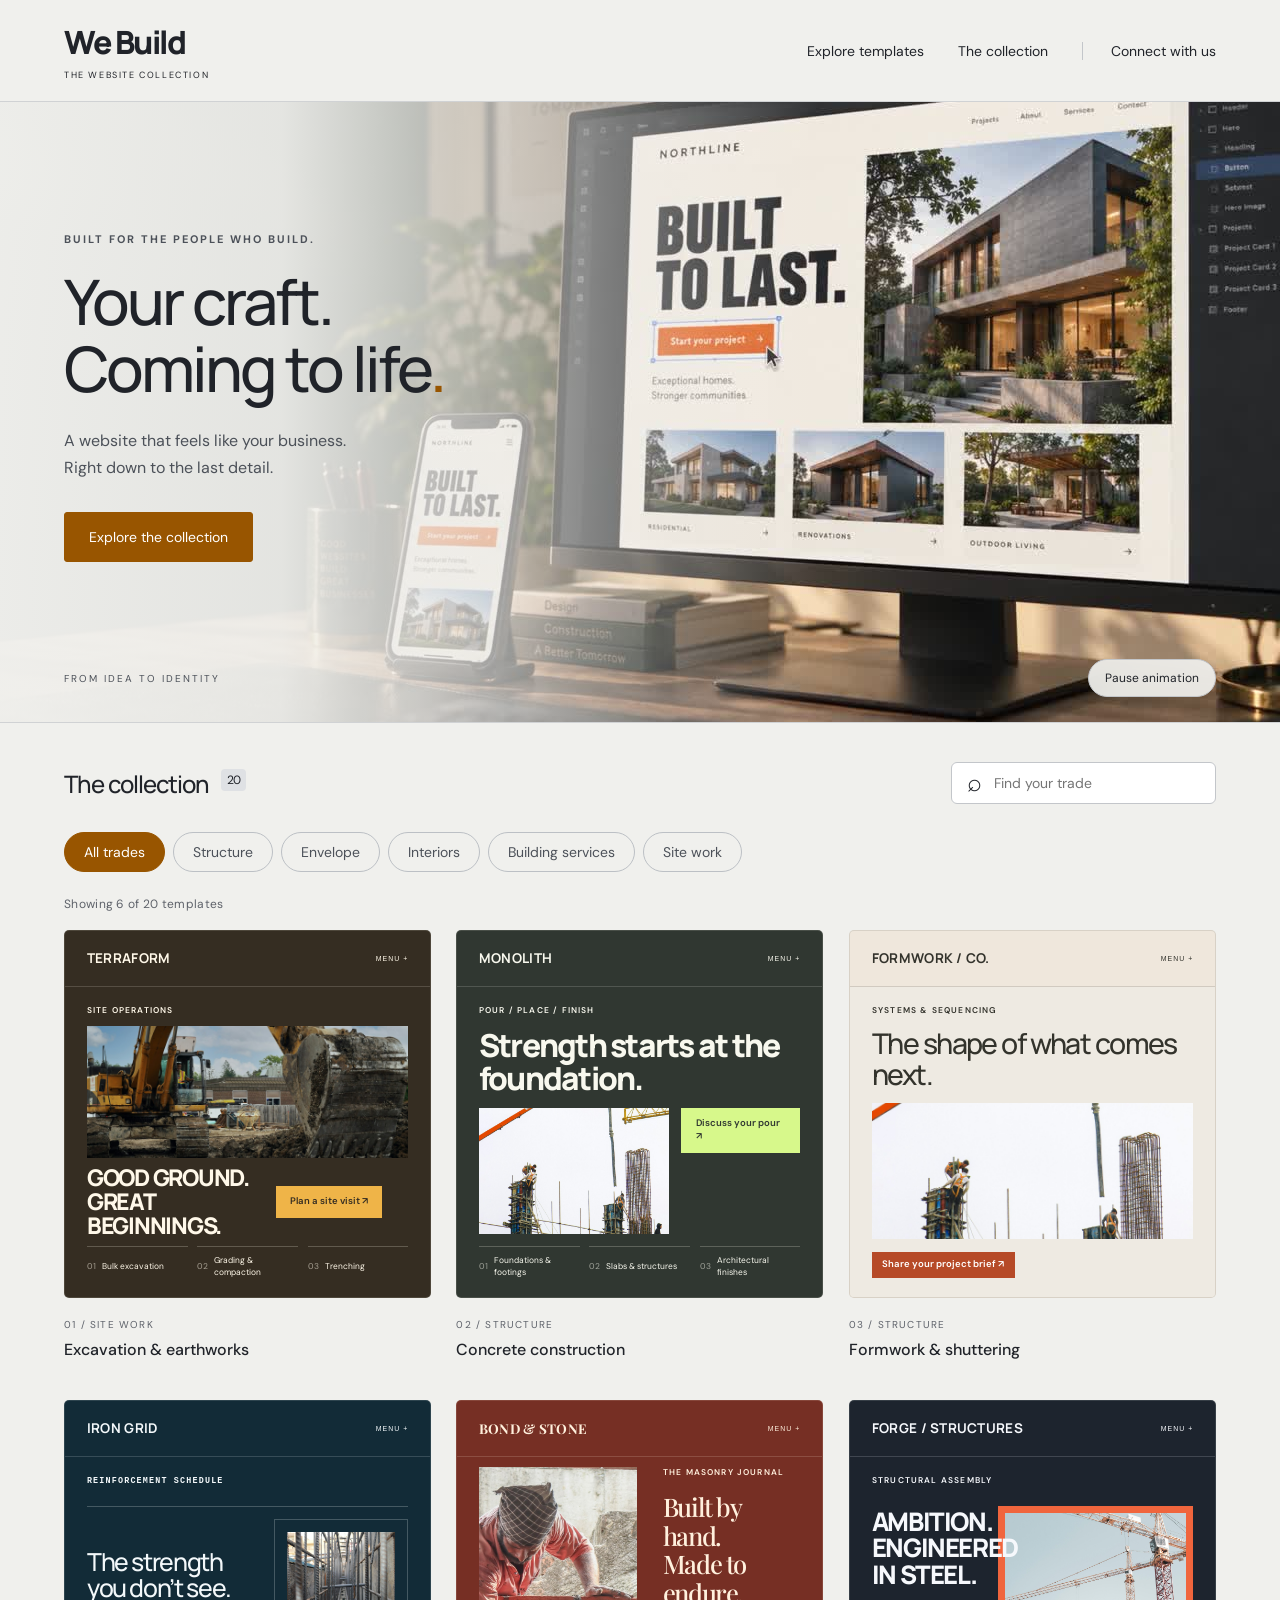
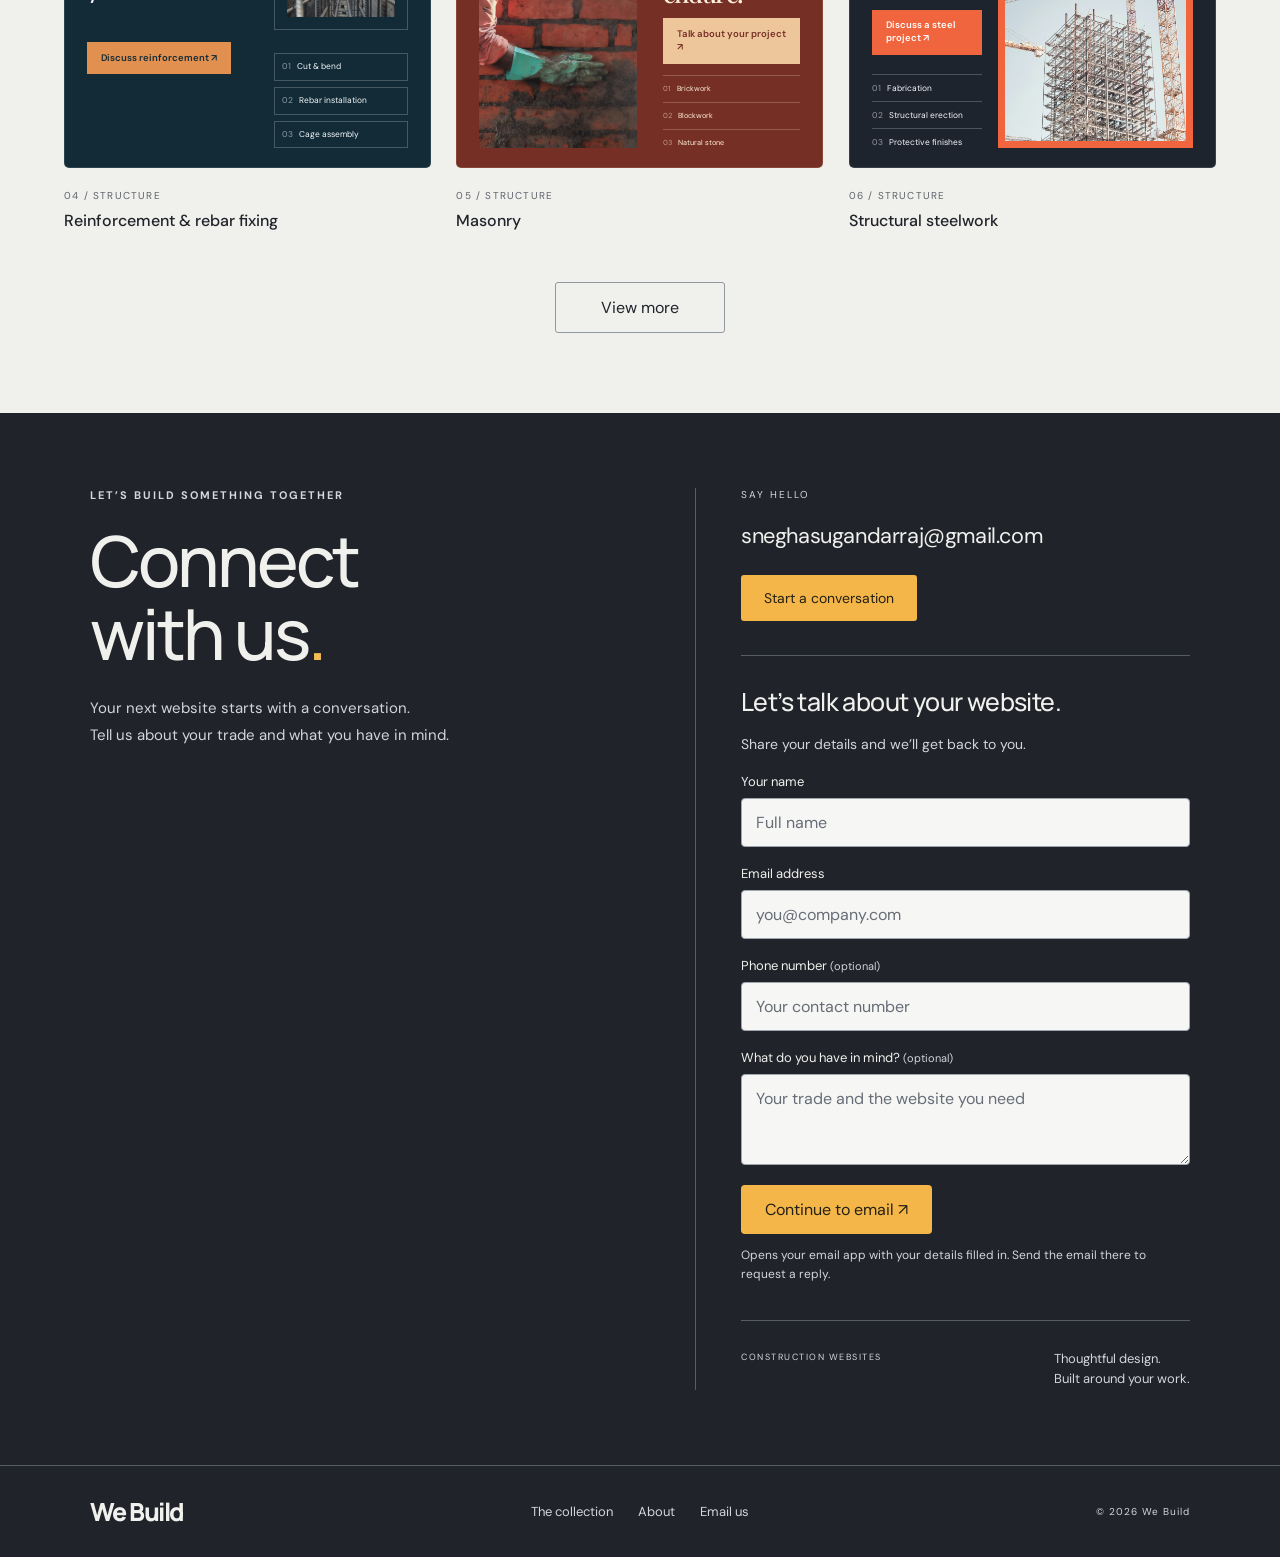
<file: index.html>
<!doctype html>
<html lang="en"><head><meta charset="utf-8"><meta name="viewport" content="width=device-width,initial-scale=1"><meta name="description" content="Twenty distinct construction trade website templates. Explore the collection and find your trade's identity."><title>We Build — Construction collection</title><link rel="icon" type="image/svg+xml" href="data:image/svg+xml,%3Csvg xmlns='http://www.w3.org/2000/svg' viewBox='0 0 40 40'%3E%3Crect width='40' height='40' rx='8' fill='%231b2926'/%3E%3Cpath d='M11 30V10h19v5H16v4h11v5H16v6' fill='%23d7fa75'/%3E%3C/svg%3E"><link rel="stylesheet" href="styles.css"><link rel="stylesheet" href="templates.css"><link rel="stylesheet" href="home-refresh.css"><link rel="stylesheet" href="palette-charcoal.css" id="site-palette"><script>const colorPreview=new URLSearchParams(location.search).get('palette');if(['charcoal','cobalt','terracotta'].includes(colorPreview))document.querySelector('#site-palette').href='palette-'+colorPreview+'.css';</script><link rel="stylesheet" href="designs.css?v=2"></head><body><a class="skip" href="#main">Skip to content</a><header class="masthead"><a class="logo" href="#">We Build<small>THE WEBSITE COLLECTION</small></a><nav aria-label="Main navigation"><a href="#">Explore templates</a><a href="#about">The collection</a><a href="#connect" class="connect-nav">Connect with us</a></nav></header><main id="main" tabindex="-1"><section class="motion-hero" aria-label="Construction website designs coming to life">
  <div class="hero-media"><video id="build-video" muted loop playsinline preload="metadata" poster="assets/hero-design-studio-poster.jpg" aria-label="A construction business website is designed on a studio monitor, followed by its matching mobile version"><source src="assets/hero-design-studio.mp4" type="video/mp4"></video></div>
  <div class="motion-hero-copy"><p class="eyebrow">BUILT FOR THE PEOPLE WHO BUILD.</p><h1>Your craft.<br>Coming to life<span>.</span></h1><p>A website that feels like your business.<br>Right down to the last detail.</p><button class="hero-explore" id="explore-collection">Explore the collection</button></div>
  <div class="motion-caption"><span>FROM IDEA TO IDENTITY</span><button id="motion-toggle" type="button" aria-label="Play hero animation">Play animation</button></div>
</section><section class="collection" id="collection"><div class="collection-bar"><h2>The collection <sup>20</sup></h2><label class="search"><span>⌕</span><input id="search" type="search" placeholder="Find your trade" aria-label="Search construction trades"></label></div><div class="filters" aria-label="Filter trades"><button class="active" aria-pressed="true">All trades</button><button aria-pressed="false">Structure</button><button aria-pressed="false">Envelope</button><button aria-pressed="false">Interiors</button><button aria-pressed="false">Building services</button><button aria-pressed="false">Site work</button></div><div id="results" class="results" aria-live="polite">Explore 20 trade-specific identities</div><div id="cards" class="cards"></div><div class="collection-more"><button id="view-more" type="button" aria-controls="cards" aria-expanded="false">View more</button></div></section></main><footer class="site-footer"><section class="connect-section" id="connect"><div><p class="eyebrow">LET’S BUILD SOMETHING TOGETHER</p><h2>Connect<br>with us<span>.</span></h2><p>Your next website starts with a conversation.<br>Tell us about your trade and what you have in mind.</p></div><div class="connect-details"><span class="contact-label">SAY HELLO</span><a class="contact-email" href="mailto:sneghasugandarraj@gmail.com">sneghasugandarraj@gmail.com</a><a class="contact-action" href="mailto:sneghasugandarraj@gmail.com?subject=Let%27s%20build%20my%20website">Start a conversation</a><form id="callback-form" class="callback-form"><h3>Let’s talk about your website.</h3><p>Share your details and we’ll get back to you.</p><label for="callback-name">Your name</label><input id="callback-name" name="name" autocomplete="name" required maxlength="100" placeholder="Full name"><label for="callback-email">Email address</label><input id="callback-email" name="email" type="email" autocomplete="email" required maxlength="200" placeholder="you@company.com"><label for="callback-phone">Phone number <span>(optional)</span></label><input id="callback-phone" name="phone" type="tel" autocomplete="tel" maxlength="40" placeholder="Your contact number"><label for="callback-message">What do you have in mind? <span>(optional)</span></label><textarea id="callback-message" name="message" rows="3" maxlength="2000" placeholder="Your trade and the website you need"></textarea><button type="submit">Continue to email ↗</button><p class="callback-note">Opens your email app with your details filled in. Send the email there to request a reply.</p><p id="callback-status" role="status"></p></form><div class="contact-note"><span>CONSTRUCTION WEBSITES</span><p>Thoughtful design.<br>Built around your work.</p></div></div></section><div class="footer-bottom"><a class="logo" href="#">We Build</a><div><a href="#">The collection</a><a href="#about">About</a><a href="mailto:sneghasugandarraj@gmail.com">Email us</a></div><span>© 2026 We Build</span></div></footer><script src="trades.js" defer></script><script src="designs.js?v=2" defer></script><script src="app.js" defer></script></body></html>
</file>
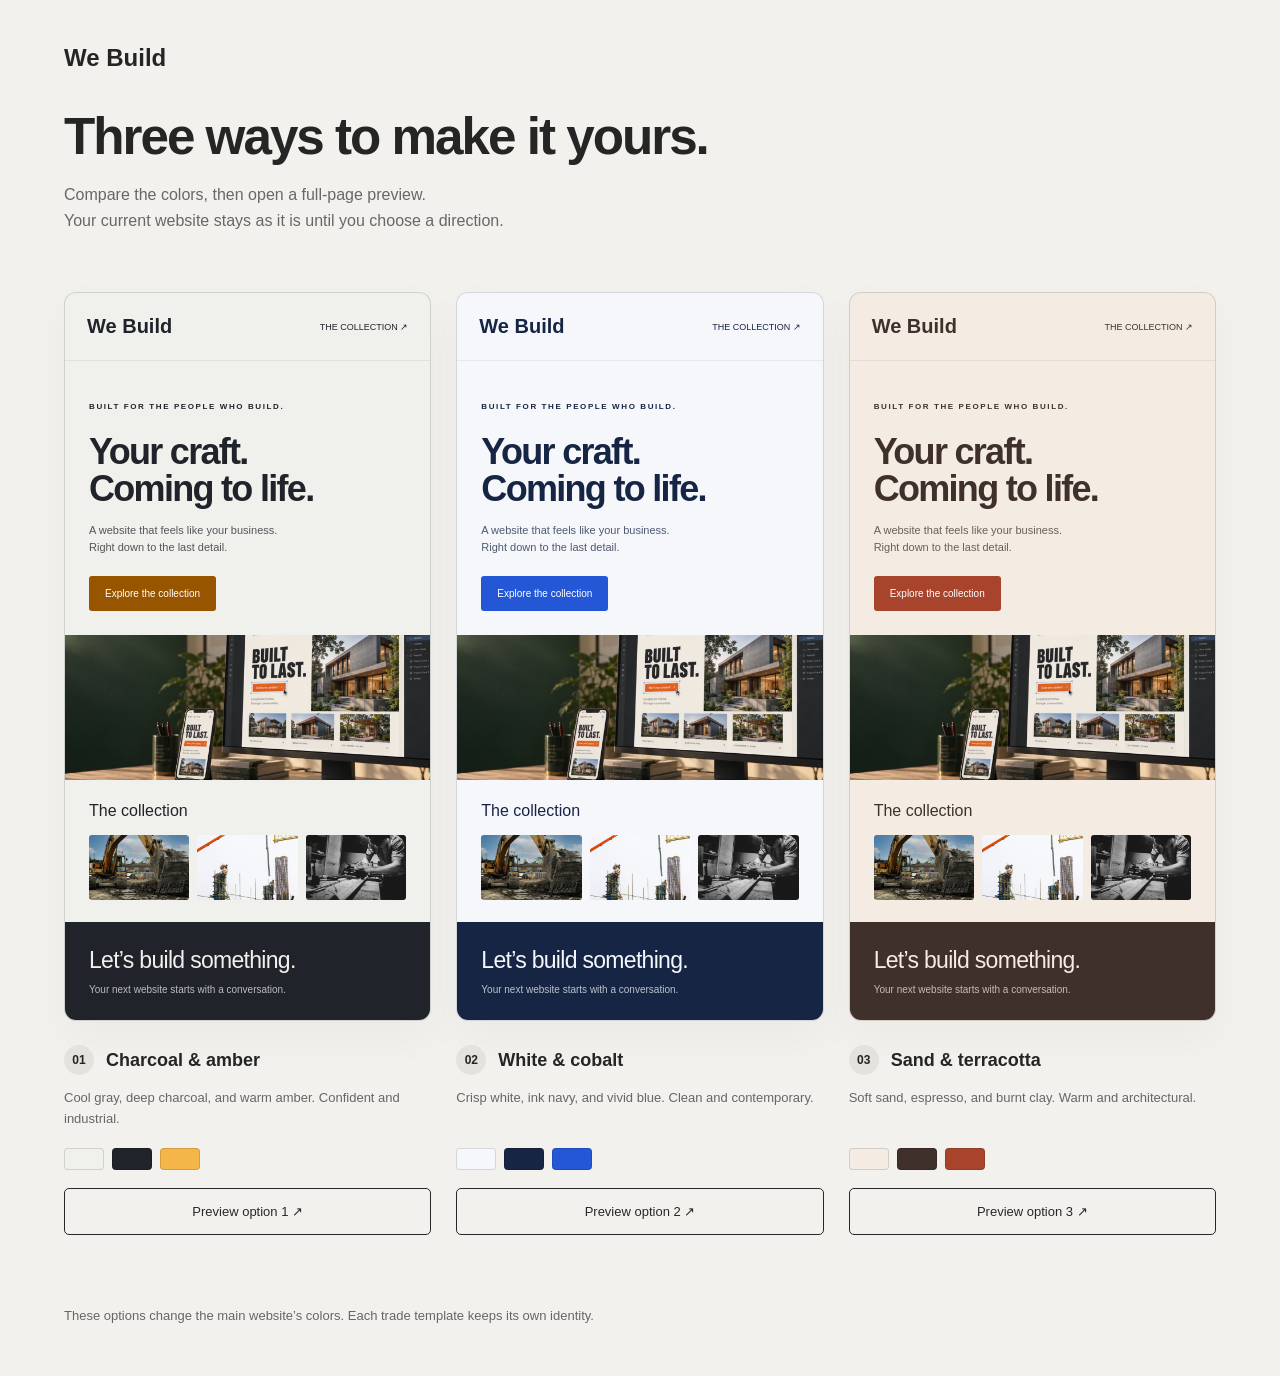
<file: color-options.html>
<!doctype html><html lang="en"><head><meta charset="utf-8"><meta name="viewport" content="width=device-width,initial-scale=1"><title>We Build — Three color directions</title><style>
*{box-sizing:border-box}body{margin:0;background:#f2f1ee;color:#252525;font-family:Arial,sans-serif}header{padding:44px 5% 25px}header>a{font-size:24px;font-weight:800;color:inherit;text-decoration:none}h1{font-size:clamp(32px,4vw,52px);letter-spacing:-2px;margin:35px 0 12px}header p{color:#676767;line-height:1.6}.options{display:grid;grid-template-columns:repeat(3,minmax(0,1fr));gap:25px;padding:18px 5% 60px}.option{min-width:0}.frame{overflow:hidden;border-radius:12px;border:1px solid #0002;background:var(--paper);color:var(--ink);box-shadow:0 16px 45px #00000009}.nav{padding:22px;font-size:20px;font-weight:bold;border-bottom:1px solid #0001;display:flex;justify-content:space-between;align-items:center}.nav small{font-size:9px;font-weight:normal}.hero{padding:34px 24px 0}.eyebrow{font-size:8px;letter-spacing:1.6px;font-weight:700}.hero h2{font-size:36px;line-height:1.03;letter-spacing:-1.7px;margin:20px 0 15px}.hero p{font-size:11px;line-height:1.5;opacity:.75}.cta{display:inline-block;background:var(--accent);color:#fff;font-size:10px;padding:12px 16px;border-radius:3px;margin:10px 0 24px}.hero img{display:block;width:calc(100% + 48px);margin:0 -24px;height:145px;object-fit:cover}.collection{padding:22px 24px}.collection h3{font-size:16px;margin:0 0 15px;font-weight:500}.tiles{display:grid;grid-template-columns:repeat(3,1fr);gap:8px}.tiles img{width:100%;height:65px;object-fit:cover;border-radius:3px}.foot{background:var(--ink);color:var(--paper);padding:25px 24px;font-size:23px;letter-spacing:-.7px}.foot span{display:block;font-size:10px;letter-spacing:0;margin-top:10px;opacity:.75}.label{display:flex;align-items:center;gap:12px;margin:24px 0 9px}.label b{background:#e4e2dd;width:30px;height:30px;border-radius:50%;display:grid;place-items:center;font-size:12px}.label h2{font-size:18px;margin:0}.description{font-size:13px;color:#666;line-height:1.6;min-height:42px}.swatches{display:flex;gap:8px;margin:18px 0}.swatches span{height:22px;width:40px;border-radius:4px;border:1px solid #0002}.preview{display:block;padding:15px;border:1px solid #282828;border-radius:5px;color:#282828;text-align:center;font-size:13px;text-decoration:none}.preview:hover{background:#252525;color:#fff}.note{padding:0 5% 40px;font-size:13px;color:#666}@media(max-width:650px){.options{grid-template-columns:1fr}.option{max-width:550px;width:100%;margin:auto}.hero img{height:210px}.description{min-height:0}}
</style></head><body><header><a href="index.html">We Build</a><h1>Three ways to make it yours.</h1><p>Compare the colors, then open a full-page preview.<br>Your current website stays as it is until you choose a direction.</p></header><main class="options">
<article class="option" style="--paper:#f0f0ed;--ink:#202329;--accent:#985500"><div class="frame"><div class="nav">We Build <small>THE COLLECTION ↗</small></div><div class="hero"><span class="eyebrow">BUILT FOR THE PEOPLE WHO BUILD.</span><h2>Your craft.<br>Coming to life.</h2><p>A website that feels like your business.<br>Right down to the last detail.</p><span class="cta">Explore the collection</span><img src="assets/hero-design-studio-poster.jpg" alt="Website design studio"></div><div class="collection"><h3>The collection</h3><div class="tiles"><img src="assets/earth.jpg" alt=""><img src="assets/concrete.jpg" alt=""><img src="assets/wood.jpg" alt=""></div></div><div class="foot">Let’s build something.<span>Your next website starts with a conversation.</span></div></div><div class="label"><b>01</b><h2>Charcoal & amber</h2></div><p class="description">Cool gray, deep charcoal, and warm amber. Confident and industrial.</p><div class="swatches"><span style="background:#f0f0ed"></span><span style="background:#202329"></span><span style="background:#f4b649"></span></div><a class="preview" href="index.html?palette=charcoal">Preview option 1 ↗</a></article>
<article class="option" style="--paper:#f5f7fb;--ink:#172544;--accent:#2457d6"><div class="frame"><div class="nav">We Build <small>THE COLLECTION ↗</small></div><div class="hero"><span class="eyebrow">BUILT FOR THE PEOPLE WHO BUILD.</span><h2>Your craft.<br>Coming to life.</h2><p>A website that feels like your business.<br>Right down to the last detail.</p><span class="cta">Explore the collection</span><img src="assets/hero-design-studio-poster.jpg" alt="Website design studio"></div><div class="collection"><h3>The collection</h3><div class="tiles"><img src="assets/earth.jpg" alt=""><img src="assets/concrete.jpg" alt=""><img src="assets/wood.jpg" alt=""></div></div><div class="foot">Let’s build something.<span>Your next website starts with a conversation.</span></div></div><div class="label"><b>02</b><h2>White & cobalt</h2></div><p class="description">Crisp white, ink navy, and vivid blue. Clean and contemporary.</p><div class="swatches"><span style="background:#f5f7fb"></span><span style="background:#172544"></span><span style="background:#2457d6"></span></div><a class="preview" href="index.html?palette=cobalt">Preview option 2 ↗</a></article>
<article class="option" style="--paper:#f4ece3;--ink:#3f302c;--accent:#a8442c"><div class="frame"><div class="nav">We Build <small>THE COLLECTION ↗</small></div><div class="hero"><span class="eyebrow">BUILT FOR THE PEOPLE WHO BUILD.</span><h2>Your craft.<br>Coming to life.</h2><p>A website that feels like your business.<br>Right down to the last detail.</p><span class="cta">Explore the collection</span><img src="assets/hero-design-studio-poster.jpg" alt="Website design studio"></div><div class="collection"><h3>The collection</h3><div class="tiles"><img src="assets/earth.jpg" alt=""><img src="assets/concrete.jpg" alt=""><img src="assets/wood.jpg" alt=""></div></div><div class="foot">Let’s build something.<span>Your next website starts with a conversation.</span></div></div><div class="label"><b>03</b><h2>Sand & terracotta</h2></div><p class="description">Soft sand, espresso, and burnt clay. Warm and architectural.</p><div class="swatches"><span style="background:#f4ece3"></span><span style="background:#3f302c"></span><span style="background:#a8442c"></span></div><a class="preview" href="index.html?palette=terracotta">Preview option 3 ↗</a></article>
</main><p class="note">These options change the main website’s colors. Each trade template keeps its own identity.</p></body></html>
</file>
<file: styles.css>
@import url('https://fonts.googleapis.com/css2?family=DM+Sans:wght@400;500;600;700&family=Manrope:wght@400;500;600;700;800&family=Playfair+Display:wght@500;600;700&display=swap');
:root{font-family:'DM Sans',Arial,sans-serif;color:#22302b;background:#f5f6f2;font-synthesis:none}*{box-sizing:border-box}body{margin:0}button,input,select,textarea{font:inherit}button,a,input,select,textarea{-webkit-tap-highlight-color:transparent}button,a{touch-action:manipulation}a{color:inherit;text-decoration:none}button{cursor:pointer}button:focus-visible,a:focus-visible,input:focus-visible,select:focus-visible,textarea:focus-visible{outline:3px solid #388445;outline-offset:5px}.skip{position:fixed;top:-80px;z-index:100;background:white;padding:15px}.skip:focus{top:0}.masthead{height:102px;display:flex;align-items:center;justify-content:space-between;padding:0 5%;border-bottom:1px solid #dce0d8;background:#f5f6f2}.logo{font-family:Manrope,Arial,sans-serif;font-size:25px;font-weight:800;letter-spacing:-1.5px}.logo span{color:#66876c;margin:0 5px}.logo small{display:block;font:10px 'DM Sans',sans-serif;letter-spacing:2px;margin-top:5px}.masthead nav{display:flex;align-items:center;gap:34px;font-size:14px}.edition{font-size:11px;letter-spacing:1.5px;color:#69766d;border-left:1px solid #ccd2ca;padding-left:28px}.intro{display:flex;justify-content:space-between;align-items:flex-end;padding:65px 5% 56px;gap:35px}.eyebrow{font-size:11px;letter-spacing:2px;font-weight:700;margin:0 0 22px}h1{font-family:Manrope,Arial,sans-serif;font-size:clamp(38px,4.8vw,70px);line-height:1.08;letter-spacing:-3px;margin:0;font-weight:500}h1 span{color:#6a8757}.intro-note{max-width:290px;border-left:1px solid #cad3c8;padding-left:26px}.large-number{font:500 56px Manrope}.intro-note p{font-size:14px;line-height:1.6;color:#697469;margin:8px 0 0}.collection{padding:24px 5% 80px;border-top:1px solid #dce0d8}.collection-bar{display:flex;align-items:center;justify-content:space-between;gap:20px}.collection h2{font-family:Manrope;font-size:24px;font-weight:500;letter-spacing:-1px}.collection sup{font:12px 'DM Sans';background:#e2e7dd;padding:3px 6px;border-radius:4px;margin-left:8px;vertical-align:super}.search{display:flex;align-items:center;background:white;border:1px solid #d9dfd4;border-radius:6px;padding:10px 15px;gap:10px;min-width:265px}.search span{font-size:25px;line-height:20px}.search input{border:0;outline:none;background:transparent;max-width:210px;font-size:14px;width:100%}.filters{display:flex;gap:8px;flex-wrap:wrap;margin:12px 0 24px}.filters button{border:1px solid #d8dfd2;background:transparent;color:#586453;border-radius:30px;padding:10px 19px;font-size:14px}.filters .active{background:#24372d;color:#fff;border-color:#24372d}.results{font-size:12px;color:#778172;margin-bottom:18px;letter-spacing:.3px}.cards{display:grid;grid-template-columns:repeat(3,minmax(0,1fr));gap:34px 25px}.trade-card{min-width:0;display:block;transition:transform .25s}.trade-card:hover{transform:translateY(-5px)}.mini{height:292px;background:var(--bg,#343a36);color:var(--fg,#fff);padding:22px;position:relative;overflow:hidden;border-radius:5px;box-shadow:0 4px 10px #18291608}.mini-top{position:relative;z-index:2;display:flex;justify-content:space-between;gap:8px;font-family:var(--font,Manrope);font-weight:800;font-size:13px;letter-spacing:1px}.mini-top span{font:8px 'DM Sans';letter-spacing:1px;max-width:82px;text-align:right}.mini-copy{position:relative;z-index:2;margin-top:41px;max-width:94%}.mini-copy small{font-size:8px;letter-spacing:1.4px}.mini h3{font-family:var(--font,Manrope);font-size:29px;line-height:1.08;font-weight:500;letter-spacing:-1px;margin:12px 0 19px}.mini-cta{font-size:9px;background:var(--accent,#d8fb78);color:var(--ink,#203023);padding:8px 12px;display:inline-block}.mini-bottom{position:absolute;bottom:15px;left:22px;font-size:8px;letter-spacing:1px;z-index:2}.card-meta{display:flex;justify-content:space-between;align-items:center;padding:15px 0 0;gap:10px}.card-meta small{font-size:10px;letter-spacing:1.2px;color:#7b8279}.card-meta h3{font-size:16px;font-weight:500;margin:6px 0}.card-meta>span{font-size:12px;color:#5b6a59;white-space:nowrap}.mini img{position:absolute;right:0;top:0;width:100%;height:100%;object-fit:cover;opacity:.28}.mini.concrete{background:#303630}.mini:after{content:'';position:absolute;inset:0;box-shadow:inset 0 0 0 1px #00000009;pointer-events:none}footer{padding:35px 5%;border-top:1px solid #d6decf;display:flex;justify-content:space-between;align-items:center;gap:20px}footer p{font-size:13px;color:#637160}footer>span{font-size:10px;letter-spacing:1px}@media(max-width:1000px){.cards{grid-template-columns:repeat(2,minmax(0,1fr))}.edition{display:none}.intro-note{max-width:230px}h1{letter-spacing:-2px}.mini{height:310px}}@media(max-width:650px){.masthead{height:85px;padding:0 6%}.logo{font-size:21px}.logo small{font-size:8px}.masthead nav{gap:15px;font-size:12px}.masthead nav a:nth-child(2){display:none}.intro{padding:38px 6%;display:block}.intro-note{display:none}.eyebrow{font-size:10px}h1{font-size:40px;letter-spacing:-2px}.collection{padding:18px 6% 45px}.collection-bar{align-items:flex-start;flex-direction:column;gap:0}.collection h2{margin:5px 0 20px}.search{width:100%;margin-bottom:15px}.search input{max-width:none}.filters{gap:7px}.filters button{font-size:12px;padding:9px 12px}.cards{grid-template-columns:1fr;gap:26px}.mini{height:300px}.mini h3{font-size:34px}footer{align-items:flex-start;flex-direction:column}.card-meta h3{font-size:16px}}@media(prefers-reduced-motion:reduce){*,*:before,*:after{scroll-behavior:auto!important;transition:none!important;animation:none!important}}
</file>
<file: templates.css>
[hidden]{display:none!important}main:focus{outline:none}.empty{padding:50px 0;grid-column:1/-1}.plain-button{display:inline-block;padding:13px 22px;border:1px solid #2e4636;background:#2e4636;color:white;border-radius:3px;font-size:14px}.mini.editorial img{width:48%;opacity:.9;top:48px;height:calc(100% - 48px)}.mini.editorial .mini-copy{max-width:66%;margin-top:38px}.mini.editorial h3{font-size:30px;text-shadow:0 0 15px var(--bg)}.mini.editorial .mini-bottom{max-width:50%;line-height:1.7;font-size:7px}.mini.editorial .mini-copy small{font-size:7px}.mini.editorial .mini-top{font-weight:600;letter-spacing:.5px}.mini.technical{background-image:linear-gradient(#ffffff06 1px,transparent 1px),linear-gradient(90deg,#ffffff06 1px,transparent 1px);background-size:28px 28px}.mini.technical img{opacity:.16;left:55%;width:45%}.mini.technical .mini-copy{border-left:2px solid var(--accent);padding-left:14px}.mini.technical h3{font-size:27px}.mini.industrial img{opacity:.52}.mini.industrial:before{content:'';position:absolute;z-index:1;inset:0;background:linear-gradient(90deg,var(--bg),transparent)}.mini.industrial h3{text-transform:uppercase;font-weight:800;font-size:29px;max-width:280px}.mini.soft img{width:43%;height:66%;top:auto;bottom:0;right:15px;opacity:.85;border-radius:80px 80px 0 0}.mini.soft .mini-copy{max-width:68%;margin-top:35px}.mini.soft h3{font-size:30px;text-shadow:0 0 15px var(--bg)}.mini.minimal .mini-copy{margin-top:27px}.mini.minimal img{height:38%;top:auto;bottom:0;opacity:.8}.mini.minimal .mini-bottom{display:none}.mini.minimal h3{font-size:32px;margin-bottom:10px}.mini.minimal .mini-copy small{display:none}.mini.service img{width:40%;height:calc(100% - 70px);top:70px;opacity:.9;right:18px;border-radius:3px}.mini.service .mini-copy{max-width:64%;margin-top:32px}.mini.service h3{font-size:29px;text-shadow:0 0 10px var(--bg)}.mini.service .mini-bottom{display:none}.mini.brutalist img{opacity:.5}.mini.brutalist:before{content:'';inset:0;position:absolute;z-index:1;background:linear-gradient(90deg,#303731f2,#30373130)}.mini.brutalist h3{font-weight:700}.explore{opacity:0;transition:opacity .2s}.trade-card:hover .explore,.trade-card:focus-visible .explore{opacity:1}.preview-bar{background:#f5f6f2;color:#334034;display:flex;justify-content:space-between;align-items:center;gap:20px;min-height:54px;padding:13px 3%;font-size:13px;position:sticky;top:0;z-index:15;border-bottom:1px solid #d4ded0}.preview-bar>span{font-size:11px;color:#6c796c}.preview-bar b{font-size:13px;font-weight:500;margin-left:12px;color:#334034}.preview-bar>div{display:flex;align-items:center;gap:22px}.preview-label{font-size:9px;letter-spacing:1.2px;color:#6a776b}.next-trade{font-size:12px}.template{--ink:#fff;background:var(--bg);color:var(--fg)}.template h1,.template h2,.template h3,.trade-logo{font-family:var(--font)}.template h1{font-weight:500;letter-spacing:-3px;font-size:clamp(44px,5.4vw,82px);line-height:1.06}.template h2{font-size:clamp(30px,3.6vw,48px);font-weight:500;letter-spacing:-1.5px;line-height:1.13;margin:0 0 18px}.template h3{font-weight:500;letter-spacing:-.5px}.trade-nav{display:flex;align-items:center;justify-content:space-between;padding:30px 6%;gap:30px;border-bottom:1px solid color-mix(in srgb,var(--fg) 15%,transparent)}.trade-logo{font-size:22px;font-weight:700;letter-spacing:-.4px}.trade-logo small{display:block;font:9px 'DM Sans';letter-spacing:2px;margin-top:7px}.trade-nav nav{display:flex;gap:28px;align-items:center}.trade-nav button{background:transparent;color:inherit;border:0;padding:8px 0;font-size:14px}.trade-nav .nav-contact{border:1px solid color-mix(in srgb,var(--fg) 40%,transparent);padding:11px 20px}.trade-hero{position:relative;min-height:650px;display:grid;grid-template-columns:1.1fr 1fr;gap:50px;padding:70px 6% 80px;align-items:center}.hero-copy{position:relative;z-index:2}.hero-intro{max-width:470px;line-height:1.7;font-size:16px;opacity:.8;margin:26px 0 30px}.primary{border:0;background:var(--accent,#2e4636);color:var(--ink,#fff);padding:16px 23px;font-size:14px;font-weight:600;display:inline-block}.text-button{background:none;border:0;color:inherit;border-bottom:1px solid currentColor;padding:7px 0;margin-left:22px;font-size:13px}.hero-image{height:460px;position:relative;min-width:0}.hero-image img{width:100%;height:100%;object-fit:cover}.image-caption{position:absolute;bottom:0;left:0;right:0;color:white;padding:35px 20px 18px;background:linear-gradient(transparent,#0009);font-size:9px;letter-spacing:1.5px}.hero-index{position:absolute;bottom:24px;left:6%;font-size:10px;letter-spacing:2px;opacity:.6}.service-strip{display:flex;justify-content:space-around;padding:22px 6%;gap:25px;border-top:1px solid color-mix(in srgb,var(--fg) 20%,transparent);border-bottom:1px solid color-mix(in srgb,var(--fg) 20%,transparent);font-size:12px;text-transform:uppercase;letter-spacing:2px}.service-strip span{display:flex;align-items:center;gap:20px}.service-strip span:before{content:'+';font-size:18px;color:var(--accent)}.trade-section{padding:85px 6%}.section-heading{display:flex;justify-content:space-between;align-items:flex-end;gap:30px;margin-bottom:42px}.section-heading>p{font-size:14px;line-height:1.8;opacity:.7}.services{display:grid;grid-template-columns:repeat(3,1fr);gap:35px}.service-item{border-top:1px solid color-mix(in srgb,var(--fg) 30%,transparent);padding:22px 0}.service-item>span{font-size:12px;color:var(--accent);filter:brightness(.8)}.service-item h3{font-size:23px;margin:32px 0 15px}.service-item p{font-size:15px;line-height:1.7;opacity:.8;max-width:330px}.tool-section{background:color-mix(in srgb,var(--fg) 6%,var(--bg));display:grid;grid-template-columns:.8fr 1.2fr;gap:75px;align-items:start}.tool-heading p:not(.eyebrow){font-size:15px;line-height:1.7;opacity:.8;max-width:380px}.tool-heading h2{font-size:36px}.fields{display:grid;grid-template-columns:repeat(2,1fr);gap:18px}.fields label{display:flex;flex-direction:column;gap:8px;font-size:13px}.fields input{width:100%;background:var(--bg);color:var(--fg);border:1px solid color-mix(in srgb,var(--fg) 30%,transparent);padding:13px 15px;border-radius:0}.calculation{border-top:1px solid color-mix(in srgb,var(--fg) 25%,transparent);margin-top:30px;padding-top:25px}.calculation>span,.option-kicker{font-size:10px;letter-spacing:1.5px}.calculation strong{display:block;font:500 48px var(--font);margin:10px 0}.calculation p{font-size:13px;line-height:1.6;opacity:.75;max-width:450px}.option-tabs{display:flex;flex-wrap:wrap;gap:8px}.option-tabs button{border:1px solid color-mix(in srgb,var(--fg) 30%,transparent);color:var(--fg);background:transparent;padding:11px 17px;font-size:13px}.option-tabs button.selected{background:var(--accent);color:var(--ink);border-color:var(--accent)}.option-result{margin-top:28px;min-height:205px;border-top:1px solid color-mix(in srgb,var(--fg) 25%,transparent);padding-top:25px}.option-result h3{font-size:28px;line-height:1.2;margin:15px 0}.option-result p{font-size:15px;line-height:1.8;opacity:.85;max-width:530px}.option-result.has-swatch{padding-right:115px;position:relative}.has-swatch:after{content:'';width:85px;height:150px;background:var(--swatch);position:absolute;right:0;top:30px;border:1px solid #0002;border-radius:50px 50px 0 0}.small-label{font-size:10px;letter-spacing:1.4px;opacity:.65}.projects{display:grid;grid-template-columns:repeat(3,1fr);gap:28px}.project{color:inherit;text-align:left;background:none;border:0;padding:0}.project-image{position:relative;overflow:hidden;height:260px}.project-image img{width:100%;height:100%;object-fit:cover;transition:transform .4s}.project:hover img{transform:scale(1.045)}.project-image>span{position:absolute;left:14px;bottom:14px;background:var(--bg);color:var(--fg);padding:8px 11px;font-size:11px}.project small{display:block;font-size:12px;opacity:.7;margin:20px 0 9px}.project h3{font-size:24px;margin:0 0 15px}.project-link{font-size:12px;border-bottom:1px solid currentColor;padding-bottom:3px}.specification{display:grid;grid-template-columns:1fr 1fr;gap:80px;border-top:1px solid color-mix(in srgb,var(--fg) 20%,transparent)}.specification p:not(.eyebrow){font-size:15px;line-height:1.7;max-width:400px;opacity:.8}.specification ol{list-style:none;counter-reset:spec;padding:0;margin:0}.specification li{counter-increment:spec;padding:25px 0;display:flex;align-items:center;gap:22px;border-bottom:1px solid color-mix(in srgb,var(--fg) 20%,transparent);font-size:17px;line-height:1.5}.specification li:before{content:'0' counter(spec);font-size:11px;opacity:.5}.contact-band{text-align:center;padding:80px 6%;background:var(--accent);color:var(--ink)}.contact-band h2{font-size:clamp(32px,4vw,60px)}.contact-band>p:not(.eyebrow){font-size:15px;opacity:.9;margin:20px 0 30px}.contact-band .primary{background:var(--bg);color:var(--fg)}.trade-footer{border:0;padding:40px 6%}.trade-footer p{font-size:10px;color:inherit;opacity:.6;letter-spacing:1px}.trade-footer>a:last-child{font-size:13px}.template.industrial .trade-hero,.template.brutalist .trade-hero{display:block;min-height:670px;padding-top:110px}.industrial .hero-image,.brutalist .hero-image{position:absolute;inset:0;width:100%;height:100%}.industrial .hero-image img,.brutalist .hero-image img{opacity:.6}.industrial .hero-image:after,.brutalist .hero-image:after{content:'';position:absolute;inset:0;background:linear-gradient(90deg,var(--bg),color-mix(in srgb,var(--bg) 80%,transparent) 35%,transparent)}.industrial .hero-copy,.brutalist .hero-copy{max-width:780px}.industrial h1{text-transform:uppercase;font-weight:800;letter-spacing:-3px}.industrial .hero-intro,.brutalist .hero-intro{max-width:440px}.industrial .image-caption,.brutalist .image-caption{left:auto;max-width:400px}.industrial .services{gap:0;border:1px solid color-mix(in srgb,var(--fg) 20%,transparent)}.industrial .service-item{padding:30px;border:0;border-right:1px solid color-mix(in srgb,var(--fg) 20%,transparent)}.industrial .service-item:last-child{border:0}.industrial .service-strip{background:var(--accent);color:var(--ink)}.industrial .service-strip span:before{color:inherit}.brutalist h1{font-size:clamp(50px,6.5vw,96px);font-weight:700}.brutalist .hero-copy{max-width:850px}.brutalist .tool-heading h2{font-weight:700}.brutalist .calculation strong{font-size:66px;color:var(--accent)}.editorial .trade-nav{border:0}.editorial .trade-hero{grid-template-columns:1fr 1fr;padding-top:40px;gap:80px}.editorial h1{font-size:clamp(50px,5.4vw,80px);letter-spacing:-2.5px}.editorial .hero-image{height:530px}.editorial .hero-intro{max-width:380px}.editorial .trade-logo{font-weight:500;letter-spacing:1px}.editorial .primary{font-weight:400}.editorial .text-button{display:block;margin:25px 0 0;width:max-content}.editorial .service-strip{justify-content:center;gap:55px;font-size:10px}.editorial .service-strip span:before{content:'·';font-size:20px}.editorial .project:nth-child(2){margin-top:55px}.editorial .project-image{height:340px}.editorial .tool-section{grid-template-columns:1fr 1fr}.editorial .tool-heading h2{font-size:45px}.technical .trade-hero{background-image:linear-gradient(color-mix(in srgb,var(--fg) 4%,transparent) 1px,transparent 1px),linear-gradient(90deg,color-mix(in srgb,var(--fg) 4%,transparent) 1px,transparent 1px);background-size:50px 50px}.technical .hero-copy{border-left:3px solid var(--accent);padding-left:30px}.technical h1{font-size:clamp(40px,4.8vw,72px);font-weight:600}.technical .hero-image{height:460px;box-shadow:20px 20px 0 color-mix(in srgb,var(--fg) 8%,var(--bg))}.technical .eyebrow{font-family:monospace;letter-spacing:1.7px}.technical .specification{background:color-mix(in srgb,var(--fg) 6%,var(--bg))}.minimal .trade-hero{display:flex;flex-direction:column;align-items:stretch;text-align:center;padding-top:60px;gap:40px}.minimal .hero-intro{margin:25px auto 30px;max-width:580px}.minimal .hero-image{height:400px}.minimal .hero-copy h1 br{display:none}.minimal .hero-copy h1{max-width:900px;margin:auto;font-size:clamp(50px,6vw,88px)}.minimal .hero-index{display:none}.minimal .image-caption{text-align:left}.minimal .services{gap:70px}.soft .hero-image{border-radius:240px 240px 10px 10px;overflow:hidden;height:520px}.soft h1{font-size:clamp(44px,5vw,74px)}.soft .primary,.soft .option-tabs button{border-radius:50px}.soft .service-item{background:color-mix(in srgb,var(--fg) 6%,var(--bg));border:0;padding:30px;border-radius:15px}.soft .tool-section{margin:0 3%;border-radius:22px;padding:65px 4%}.soft .contact-band{margin:0 3% 20px;border-radius:22px}.service .hero-image{height:450px;border-radius:8px;overflow:hidden}.service .trade-hero{grid-template-columns:1.15fr 1fr}.service .trade-hero h1{font-weight:700}.service .services{gap:18px}.service .service-item{padding:30px;background:color-mix(in srgb,var(--fg) 6%,var(--bg));border-top:4px solid var(--accent)}.service .service-strip{background:var(--accent);color:var(--ink);border:0}.service .service-strip span:before{color:inherit}.trade-masonry .hero-image{border-radius:180px 180px 0 0}.trade-paving .hero-image{order:-1}.trade-paving .hero-index{left:55%}.trade-plastering .hero-image{height:480px;border-radius:50% 50% 0 0}.trade-flooring .project:nth-child(2){margin-top:0}.trade-flooring .project:first-child{grid-column:span 2}.trade-flooring .projects{grid-template-columns:2fr 1fr 1fr}.trade-flooring .project:first-child{grid-column:auto}.trade-electrical .hero-image{clip-path:polygon(8% 0,100% 0,100% 92%,92% 100%,0 100%,0 8%)}.trade-insulation .hero-image{border-radius:50%}.trade-painting .hero-image{border-radius:14px;transform:rotate(2deg)}.trade-drywall .hero-image{height:330px}.trade-fire .contact-band{text-align:left}.trade-formwork .hero-image{filter:grayscale(1)}.trade-reinforcement .hero-image{filter:grayscale(.7)}.trade-glazing .trade-nav{padding-left:10%;padding-right:10%}.trade-roofing .hero-image{border-radius:40% 0 0 0}.trade-waterproofing .option-result{border-left:3px solid var(--accent);border-top:0;padding-left:25px}.trade-hvac .service-strip{border:0}.trade-hvac .tool-section{border-radius:70px 15px}.trade-carpentry .projects{gap:45px}.trade-earthworks .hero-image img{object-position:center 65%}.trade-steelwork .hero-image img{object-position:center 30%}.trade-plumbing .calculation{border-radius:10px}.about{padding:70px 8%;max-width:1400px;margin:auto}.about-lead{font-size:22px;line-height:1.6;max-width:780px;margin:35px 0 65px;color:#667160}.about-grid{display:grid;grid-template-columns:repeat(3,1fr);gap:45px;margin-bottom:60px}.about-grid article{border-top:1px solid #bfc9b8;padding-top:25px}.about-grid span{font-size:12px}.about-grid h2{font-size:24px;font-weight:500}.about-grid p{font-size:16px;line-height:1.7}.demo-note{font-size:13px;line-height:1.7;background:#ecf0e7;color:#586752;padding:20px;margin:25px 0}.about .demo-note{max-width:950px}dialog{width:min(680px,calc(100% - 30px));max-height:90vh;overflow:auto;border:0;background:#f8f9f4;color:#24372d;padding:45px;border-radius:6px;box-shadow:0 25px 150px #0007}dialog::backdrop{background:#0c1b22aa;backdrop-filter:blur(5px)}.dialog-close{position:absolute;top:12px;right:15px;background:none;border:0;font-size:28px;color:#435843}.dialog-image{width:100%;height:240px;object-fit:cover;margin:15px 0}.dialog-lead{font-size:18px;color:#637360}dialog h2{font:500 34px Manrope;line-height:1.2;margin:15px 0}dialog p,dialog li{font-size:14px;line-height:1.7}dialog h3{font-size:17px}dialog form{margin-top:25px}dialog label{display:flex;flex-direction:column;font-size:13px;gap:8px;margin-bottom:16px}dialog input,dialog select,dialog textarea{width:100%;min-width:0;background:white;border:1px solid #cad2c5;padding:11px 12px;border-radius:3px;color:#24372d}.form-row{display:grid;grid-template-columns:1fr 1fr;gap:18px}dialog .primary{background:#2b4435;color:white}#brief-status{font-size:13px;color:#3b6448}.in-template main{padding:0}@media(max-width:1050px){.template h1,.editorial h1{font-size:54px}.trade-hero,.editorial .trade-hero{gap:35px}.hero-image{height:440px}.template .hero-copy .text-button{display:block;margin:22px 0 0;width:max-content}.tool-section{gap:40px}.trade-nav{padding:25px 5%}.trade-section{padding:65px 5%}.project-image{height:220px}.preview-label{display:none}.editorial .hero-image{height:450px}.technical .hero-image{height:420px}.services{gap:22px}.service-strip{letter-spacing:1px}.trade-logo{font-size:19px}.mini h3{max-width:300px}}@media(max-width:760px){.preview-bar{position:relative;padding:12px 5%;gap:10px;flex-wrap:wrap}.preview-bar>span{display:none}.preview-bar b{display:none}.preview-bar a{font-size:12px}.trade-nav{padding:22px 6%;align-items:center;gap:15px}.trade-logo{font-size:17px}.trade-logo small{font-size:7px;letter-spacing:1px}.trade-nav nav{gap:14px}.trade-nav nav button:not(.nav-contact){display:none}.trade-nav .nav-contact{font-size:12px;padding:10px 13px}.template .trade-hero,.template.editorial .trade-hero,.template.service .trade-hero{display:flex;flex-direction:column;align-items:stretch;padding:45px 6% 65px;gap:35px;min-height:0}.template h1,.editorial h1,.technical h1,.brutalist h1,.soft h1{font-size:clamp(40px,8.5vw,62px);letter-spacing:-1.7px}.hero-intro{font-size:15px;margin-top:20px}.template .hero-image,.editorial .hero-image,.technical .hero-image{height:330px;width:100%}.template.industrial .trade-hero,.template.brutalist .trade-hero{min-height:620px;justify-content:center}.industrial .hero-image,.brutalist .hero-image{position:absolute;height:100%;inset:0;width:100%}.industrial .hero-image:after,.brutalist .hero-image:after{background:linear-gradient(90deg,color-mix(in srgb,var(--bg) 95%,transparent),color-mix(in srgb,var(--bg) 45%,transparent))}.industrial .image-caption,.brutalist .image-caption{font-size:8px}.hero-index{font-size:9px;bottom:20px}.trade-section{padding:55px 6%}.section-heading{display:block;margin-bottom:28px}.section-heading>p{margin-top:20px}.template h2{font-size:32px}.service-strip,.editorial .service-strip{padding:20px 6%;gap:12px;justify-content:space-between;font-size:9px;letter-spacing:.5px}.service-strip span{gap:6px}.service-strip span:before{display:none}.services,.projects,.trade-flooring .projects{grid-template-columns:1fr;gap:22px}.service-item h3{margin:20px 0 12px}.service-item p{max-width:none}.industrial .services{display:block}.industrial .service-item{border-right:0;border-bottom:1px solid color-mix(in srgb,var(--fg) 20%,transparent)}.tool-section,.editorial .tool-section{display:block}.tool-heading{margin-bottom:30px}.tool-heading p:not(.eyebrow){max-width:none}.editorial .tool-heading h2{font-size:36px}.tool-heading h2{font-size:32px}.option-result{min-height:180px}.option-result h3{font-size:26px}.option-result p{font-size:14px}.calculation strong,.brutalist .calculation strong{font-size:43px}.project-image,.editorial .project-image{height:300px}.projects{gap:40px}.editorial .project:nth-child(2){margin-top:0}.project h3{font-size:25px}.small-label{display:block;margin-top:18px}.specification{display:block}.specification ol{margin-top:25px}.specification li{font-size:16px}.contact-band{padding:55px 6%}.trade-footer{align-items:flex-start;gap:18px;padding:30px 6%}.trade-footer p{margin:0}.soft .hero-image{max-width:390px;margin:auto;border-radius:200px 200px 0 0}.soft .tool-section{padding:40px 6%}.technical .hero-copy{padding-left:18px}.technical .hero-image{box-shadow:12px 12px 0 color-mix(in srgb,var(--fg) 8%,var(--bg));width:calc(100% - 12px)}.minimal .hero-copy h1{font-size:48px}.template.minimal .hero-copy .text-button{margin:20px auto 0}.minimal .hero-intro{font-size:15px}.trade-paving .hero-image{order:0}.trade-paving .hero-index{left:6%}.trade-insulation .hero-image{border-radius:50%;max-width:330px}.trade-glazing .trade-nav{padding-left:6%;padding-right:6%}.about{padding:45px 6%}.about-grid{grid-template-columns:1fr;gap:30px}.about-lead{font-size:19px;margin-bottom:40px}dialog{padding:35px 23px}.form-row{grid-template-columns:1fr;gap:0}.dialog-image{height:200px}.explore{opacity:1}.option-tabs button{font-size:12px;padding:10px 13px}}@media(min-width:1550px){.cards{grid-template-columns:repeat(4,minmax(0,1fr))}.mini{height:310px}.mini h3{font-size:31px}}
</file>
<file: home-refresh.css>
.motion-hero{position:relative;min-height:620px;overflow:hidden;background:#d9dcd5;isolation:isolate}.hero-media{position:absolute;inset:0;z-index:-2}.hero-media video{height:100%;width:100%;object-fit:cover;object-position:center;display:block;background-size:cover;background-position:center}.motion-hero:before{content:'';position:absolute;inset:0;z-index:-1;background:linear-gradient(90deg,rgba(245,246,242,.96),rgba(245,246,242,.9) 22%,rgba(245,246,242,.6) 39%,rgba(245,246,242,0) 60%)}.motion-hero-copy{padding:130px 5% 140px;max-width:660px}.motion-hero-copy h1{font-size:clamp(44px,4.9vw,74px);letter-spacing:-3px;line-height:1.07}.motion-hero-copy>p:not(.eyebrow){font-size:16px;line-height:1.7;margin:25px 0 30px;color:#4a5b4e}.hero-explore{background:#263b30;color:#f5f6f2;border:1px solid #263b30;padding:15px 24px;font-size:14px;border-radius:3px}.hero-explore:hover{background:#3f5945}.motion-caption{position:absolute;left:5%;right:5%;bottom:25px;display:flex;align-items:center;justify-content:space-between;gap:20px}.motion-caption>span{font-size:10px;letter-spacing:2px;color:#3a4a3e}.motion-caption button{background:#f5f6f2e8;color:#2c4033;border:1px solid #ffffffa0;border-radius:25px;padding:10px 16px;font-size:12px;backdrop-filter:blur(12px)}.collection-more{text-align:center;margin:45px 0 0}.collection-more button{padding:14px 42px;color:#2b4031;background:transparent;border:1px solid #aab8a5;border-radius:3px;min-width:170px;transition:background .2s}.collection-more button:hover{background:#e5ebdf}.collection-more:has(button[hidden]){display:none}.site-footer{display:block;padding:0;background:#22372d;color:#edf1e7;border:0}.connect-section{display:grid;grid-template-columns:1fr 1fr;padding:75px 7%;gap:10%;align-items:center}.connect-section .eyebrow{color:#c1d0b8;font-size:11px}.connect-section h2{font-family:Manrope,Arial,sans-serif;font-size:clamp(45px,5.5vw,80px);line-height:1.04;letter-spacing:-3px;font-weight:500;margin:0 0 25px}.connect-section h2 span{color:#a7bc80}.connect-section>div>p:not(.eyebrow){font-size:15px;line-height:1.75;color:#c0cabc}.connect-details{border-left:1px solid #536550;padding-left:45px}.contact-label{display:block;font-size:10px;letter-spacing:2px;color:#b9c9ac;margin-bottom:20px}.contact-email{display:block;font-size:clamp(17px,1.7vw,25px);letter-spacing:-.4px;overflow-wrap:anywhere;margin-bottom:25px}.contact-email:hover{text-decoration:underline;text-underline-offset:6px}.contact-action{display:inline-block;background:#d9e5c0;color:#24372c;padding:14px 23px;font-size:14px;border-radius:3px}.contact-note{border-top:1px solid #536550;padding-top:28px;margin-top:35px;display:flex;align-items:flex-start;justify-content:space-between;gap:20px}.contact-note>span{font-size:9px;letter-spacing:1.5px;color:#b9c9ac;line-height:1.8}.contact-note p{font-size:13px;color:#c0cabc;line-height:1.6;margin:0}.footer-bottom{padding:28px 7%;border-top:1px solid #435640;display:flex;justify-content:space-between;align-items:center;gap:25px}.footer-bottom .logo span{color:#a7bc80}.footer-bottom>div{display:flex;gap:25px;font-size:13px;color:#c0cabc}.footer-bottom>span{font-size:10px;letter-spacing:1px;color:#b9c9ac}.masthead .connect-nav{border-left:1px solid #ccd2ca;padding-left:28px}@media(min-width:1550px){.cards{grid-template-columns:repeat(3,minmax(0,1fr))}.mini{height:330px}}@media(max-width:950px){.motion-hero{min-height:580px}.motion-hero-copy{padding-top:115px;max-width:520px}.motion-hero:before{background:linear-gradient(90deg,#f5f6f2ee,#f5f6f2c9 32%,#f5f6f225 75%)}.connect-section{gap:6%;padding:60px 5%}.connect-details{padding-left:25px}.contact-note{display:block}.contact-note p{margin-top:15px}.masthead nav{gap:20px}.masthead .connect-nav{padding-left:20px}.footer-bottom{padding:25px 5%;flex-wrap:wrap}.contact-email{font-size:19px}}@media(max-width:650px){.motion-hero{min-height:650px;display:flex;flex-direction:column;justify-content:flex-end}.hero-media{height:365px;inset:0 0 auto;z-index:-2}.hero-media video{object-position:65% center}.motion-hero:before{background:linear-gradient(0deg,#f5f6f2 0%,#f5f6f2 45%,#f5f6f200 75%)}.motion-hero-copy{padding:300px 6% 85px;max-width:none}.motion-hero-copy h1{font-size:45px;letter-spacing:-2px}.motion-hero-copy .eyebrow{font-size:9px;letter-spacing:1.5px;margin-bottom:16px}.motion-hero-copy>p:not(.eyebrow){font-size:14px;margin:18px 0 23px}.motion-caption{left:6%;right:6%;bottom:22px}.motion-caption>span{font-size:8px;letter-spacing:1.3px}.motion-caption button{font-size:11px;padding:9px 13px;border-color:#cdd6c7}.masthead nav a:first-child{display:none}.masthead .connect-nav{display:block;border-left:0;padding-left:0;font-size:12px}.connect-section{grid-template-columns:1fr;padding:50px 7%;gap:30px}.connect-section h2{font-size:52px;letter-spacing:-2px}.connect-details{padding:30px 0 0;border-left:0;border-top:1px solid #536550}.contact-email{font-size:20px}.contact-note{display:flex}.contact-note p{margin:0}.footer-bottom{padding:25px 7%;align-items:flex-start;flex-direction:column;gap:20px}.footer-bottom>div{gap:25px}.collection-more{margin-top:32px}}@media(prefers-reduced-motion:reduce){.hero-explore,.collection-more button{transition:none}}

/* B Bill: sage canvas and forest header */
body:not(.in-template){background:#e0ebdc;color:#20392b}
.masthead{background:#d1e1ca;border-color:#b9ceb1}.masthead .logo{font-size:32px;letter-spacing:-1.5px}.masthead .logo small{font-size:9px;letter-spacing:1.6px}
.collection{background:#e0ebdc;border-color:#c0d1b9}.results,.card-meta small{color:#4e6651}.filters button{color:#38553e;border-color:#b1c5a7}.filters .active{color:white;background:#294e36}.collection-more button{border-color:#8ca780}.collection-more button:hover{background:#cbdcbe}
.motion-hero{background:#173e2b;color:#f0f5e9}.motion-hero:before{background:linear-gradient(90deg,rgba(20,53,36,.98),rgba(20,53,36,.94) 22%,rgba(20,53,36,.65) 39%,rgba(20,53,36,0) 64%)}.motion-hero-copy>p:not(.eyebrow){color:#d6e3cf}.motion-hero-copy h1 span{color:#b6d59b}.motion-hero .eyebrow,.motion-caption>span{color:#d6e3cf}.hero-explore{background:#d2e6b8;color:#1c3926;border-color:#d2e6b8}.hero-explore:hover{background:#e3f0d2}
.callback-form{margin-top:34px;padding-top:28px;border-top:1px solid #536550}.callback-form h3{font:500 25px Manrope,Arial,sans-serif;letter-spacing:-.6px;margin:0 0 10px}.callback-form>p{font-size:14px;color:#d0dcca;line-height:1.6}.callback-form label{display:block;font-size:13px;margin:18px 0 8px}.callback-form label span{color:#c0cabc;font-size:11px}.callback-form input,.callback-form textarea{display:block;width:100%;padding:13px 14px;border:1px solid #879b7d;border-radius:4px;background:#f3f7ed;color:#20392b}.callback-form textarea{resize:vertical;min-height:90px}.callback-form input::placeholder,.callback-form textarea::placeholder{color:#60715d}.callback-form button{margin-top:20px;padding:14px 24px;border:0;border-radius:4px;background:#d9e5c0;color:#24372c}.callback-form button:hover{background:#edf4df}.callback-form .callback-note{font-size:12px;color:#bfcfb6}.callback-form :focus-visible{outline-color:#d6efba}.connect-section{align-items:start}.callback-form #callback-status:empty{display:none}
@media(max-width:650px){.masthead .logo{font-size:27px}.masthead .logo small{font-size:7px;letter-spacing:1px}.motion-hero:before{background:linear-gradient(0deg,#173e2b 0%,#173e2b 45%,#173e2b00 75%)}.callback-form button{width:100%}}
</file>
<file: palette-charcoal.css>
/* Main site palette taken from the Grain Studio trade template. */
body:not(.in-template){--studio-paper:#f0f0ed;--studio-ink:#202329;--studio-accent:#985500;background:var(--studio-paper);color:var(--studio-ink)}
.masthead,.collection{background:#f0f0ed;border-color:#d0d2d4}.masthead .connect-nav{border-color:#c3c6ca}.masthead .logo,.card-meta h3{color:#202329}
.search{background:#ffffff;border-color:#c3c6ca}.search input{color:#202329}.collection sup{background:#dfe1e4;color:#202329}
.results,.card-meta small,.card-meta>.explore{color:#5e626a}.filters button{color:#4c5159;border-color:#bcc0c5}.filters .active{background:#985500;border-color:#985500;color:#fff}.filters button:hover:not(.active){background:#e1e3e6}
.collection-more button{color:#202329;border-color:#9298a0}.collection-more button:hover{background:#e1e3e6}
.motion-hero{background:#f0f0ed;color:#202329}.motion-hero:before{background:linear-gradient(90deg,rgba(240,240,237,.98),rgba(240,240,237,.94) 22%,rgba(240,240,237,.65) 39%,rgba(240,240,237,0) 64%)}
.motion-hero-copy>p:not(.eyebrow),.motion-hero .eyebrow,.motion-caption>span{color:#4c5159}.motion-hero-copy h1 span{color:#985500}.hero-explore{background:#985500;border-color:#985500;color:#fff}.hero-explore:hover{background:#754000}.motion-caption button{background:#f0f0eded;color:#202329;border-color:#c3c6ca}
.site-footer{background:#202329;color:#f0f0ed}.connect-section .eyebrow,.contact-label,.contact-note>span,.footer-bottom>span{color:#d5d7db}.connect-section h2 span{color:#f5bb55}.connect-section>div>p:not(.eyebrow),.contact-note p,.footer-bottom>div{color:#d2d5da}
.connect-details,.contact-note,.footer-bottom,.callback-form{border-color:#575d67}.contact-action,.callback-form button{background:#f4b649;color:#252015}.contact-action:hover,.callback-form button:hover{background:#ffcf78}
.callback-form>p,.callback-form label span,.callback-form .callback-note{color:#d2d5da}.callback-form input,.callback-form textarea{background:#f6f6f4;color:#202329;border-color:#a0a6af}.callback-form input::placeholder,.callback-form textarea::placeholder{color:#676d77}.callback-form :focus-visible{outline-color:#f4b649}
body:not(.in-template) :focus-visible{outline-color:#985500}.site-footer :focus-visible{outline-color:#f4b649!important}
body:not(.in-template) .about-grid article,body:not(.in-template) .demo-note{border-color:#d0d2d4}.about-lead,.about-grid p{color:#5e626a}.about .plain-button{color:#fff;background:#985500;border-color:#985500}
@media(max-width:650px){.motion-hero:before{background:linear-gradient(0deg,#f0f0ed 0%,#f0f0ed 45%,#f0f0ed00 75%)}}
</file>
<file: designs.css>
/* Formwork: calm architectural cover, with room for the headline. */
.design-stage.shape-architect{grid-template-columns:1.2fr 1fr;grid-template-rows:auto auto minmax(250px,1fr) auto;gap:26px;background:#eeeae2}
.shape-architect .ds-label{grid-area:1/1/2/3}
.shape-architect .ds-title{grid-area:2/1/3/3;max-width:1000px}
.shape-architect .ds-title br{display:none}
.shape-architect .ds-photo{grid-area:3/1/4/3;min-height:250px;clip-path:none}
.shape-architect .ds-description{grid-area:4/1;align-self:start}
.shape-architect .ds-directory{grid-area:4/2;display:flex;flex-direction:column;gap:12px;align-self:start}
.shape-architect .ds-directory :is(span,button){padding-top:12px}
.design-stage.is-preview.shape-architect{grid-template-rows:auto auto minmax(85px,1fr) auto;gap:12px}
.is-preview.shape-architect .ds-title h3{font-size:7.8cqw;line-height:1.08}
.is-preview.shape-architect .ds-photo{min-height:85px}
.is-preview.shape-architect .ds-description{grid-column:1/-1}
.is-preview.shape-architect .ds-action{padding:.7em 1.1em}
.is-preview.shape-architect .ds-directory{display:none}
/* Shared components; intentionally different spatial compositions. */
.design-preview,.template.bespoke{container-type:inline-size;background:var(--bg);color:var(--fg)}
.design-preview{border-radius:5px;overflow:hidden;border:1px solid color-mix(in srgb,var(--fg) 12%,transparent)}
.design-brand{padding:5% 6%;display:flex;justify-content:space-between;align-items:center;font:700 3.7cqw var(--font);letter-spacing:.02em;border-bottom:1px solid color-mix(in srgb,var(--fg) 16%,transparent)}
.design-brand span{font:500 1.9cqw Arial;letter-spacing:.15em}
.design-stage{--line:color-mix(in srgb,var(--fg) 22%,transparent);position:relative;isolation:isolate;display:grid;grid-template-columns:1fr 1fr;gap:3%;padding:5% 6%;overflow:hidden;text-align:left}
.design-stage.is-preview{height:310px;--title:8cqw;--small:2.3cqw;--body:2.6cqw;--space:4cqw}
.design-stage.is-full{min-height:650px;--title:clamp(44px,6.1cqw,96px);--small:11px;--body:15px;--space:4cqw}
.ds-label{grid-column:1/-1;display:flex;justify-content:space-between;gap:20px;font:600 var(--small)/1.5 'DM Sans',sans-serif;letter-spacing:.14em}
.ds-label>span{font-weight:400;letter-spacing:.02em;text-transform:uppercase}
.ds-title{z-index:2;align-self:center;min-width:0}
.design-stage .ds-title :is(h1,h3){font:500 var(--title)/1.04 var(--font);letter-spacing:-.055em;text-transform:none;margin:0;max-width:none}
.ds-photo{margin:0;min-width:0;position:relative;overflow:hidden;grid-column:2;grid-row:2/4;min-height:0}
.ds-photo img{display:block;width:100%;height:100%;object-fit:cover;position:absolute;inset:0}
.ds-photo figcaption{position:absolute;bottom:0;padding:25px 18px 14px;width:100%;background:linear-gradient(transparent,#000b);color:#fff;font:10px/1.5 Arial;letter-spacing:.12em;text-transform:uppercase}
.ds-description{align-self:end;z-index:2;min-width:0}
.ds-description p{font-size:var(--body);line-height:1.8;max-width:460px;margin:0 0 25px}
.ds-action{display:inline-block;border:0;background:var(--accent);color:var(--ink);font:600 var(--body)/1.4 'DM Sans',sans-serif;padding:1em 1.5em;text-align:left}
.ds-directory{grid-column:1/-1;display:grid;grid-template-columns:repeat(3,minmax(0,1fr));gap:3%;align-self:end;z-index:2}
.ds-directory :is(button,span){display:flex;align-items:center;gap:10px;text-align:left;border:0;border-top:1px solid var(--line);padding:18px 0 0;background:none;color:inherit;font:400 var(--small)/1.4 'DM Sans',sans-serif}
.ds-directory b{font-weight:400;opacity:.55}.ds-directory em{font-style:normal;margin-left:auto}.ds-mark{display:none}
.is-preview .ds-photo figcaption{display:none}.is-preview .ds-label>span{display:none}.is-preview .ds-directory :is(button,span){padding-top:8px;gap:6px}.is-preview .ds-directory em{display:none}
/* Field report: photograph above a grounded title / planning rail. */
.shape-field{grid-template-columns:1.35fr 1fr;grid-template-rows:auto 1fr auto auto}
.shape-field .ds-photo{grid-area:2/1/3/3;min-height:260px}
.shape-field .ds-title{grid-area:3/1}.shape-field .ds-description{grid-area:3/2;align-self:center;padding-left:12%}
.shape-field .ds-title :is(h1,h3){font-size:calc(var(--title)*.76);font-weight:800;text-transform:uppercase}
.shape-field .ds-directory{grid-row:4}.is-preview.shape-field .ds-photo{min-height:110px}.is-preview.shape-field .ds-title :is(h1,h3){font-size:6.3cqw}.is-preview.shape-field .ds-description{padding:0}.shape-field[data-trade=paving] .ds-title :is(h1,h3){font-family:'Playfair Display',serif;font-weight:500;text-transform:none}.shape-field[data-trade=paving] .ds-photo{border-radius:160px 160px 0 0}
/* Poster: oversized type, a panoramic band and a small utility column. */
.shape-poster{grid-template-columns:1.6fr 1fr;grid-template-rows:auto auto 1fr;gap:24px}
.shape-poster .ds-title{grid-column:1/-1}.shape-poster .ds-title :is(h1,h3){font-size:calc(var(--title)*1.2);font-weight:800}.shape-poster .ds-title br{display:none}
.shape-poster .ds-photo{grid-area:3/1;min-height:250px}.shape-poster .ds-description{grid-area:3/2;align-self:start}.shape-poster .ds-directory{grid-area:4/1/5/3}
.is-preview.shape-poster{gap:12px}.is-preview.shape-poster .ds-photo{min-height:90px}.is-preview.shape-poster .ds-title :is(h1,h3){font-size:8.7cqw}.shape-poster[data-trade=flooring] .ds-title :is(h1,h3){font-weight:500;font-family:'Playfair Display',serif}.shape-poster[data-trade=flooring] .ds-photo{grid-column:2}.shape-poster[data-trade=flooring] .ds-description{grid-column:1}
/* Blueprint: asymmetric plan board and a narrow numbered service rail. */
.shape-blueprint{grid-template-columns:1fr 1.3fr .55fr;background-image:linear-gradient(var(--line) 1px,transparent 1px),linear-gradient(90deg,var(--line) 1px,transparent 1px);background-size:90px 90px}
.shape-blueprint .ds-label{grid-column:1/-1}.shape-blueprint .ds-title{grid-area:2/1;align-self:start}.shape-blueprint .ds-title :is(h1,h3){font-size:calc(var(--title)*.75)}
.shape-blueprint .ds-photo{grid-area:2/2/4/3;clip-path:polygon(0 10%,85% 0,100% 85%,15% 100%);min-height:370px}.shape-blueprint .ds-description{grid-area:3/1}.shape-blueprint .ds-directory{grid-area:2/3/4/4;display:flex;flex-direction:column;justify-content:center;gap:25px;align-self:stretch}.shape-blueprint .ds-directory :is(span,button){flex-direction:column;align-items:start}.shape-blueprint .ds-directory b{font-size:2em}.is-preview.shape-blueprint{gap:3%}.is-preview.shape-blueprint .ds-photo{min-height:170px}.is-preview.shape-blueprint .ds-directory{gap:14px}.is-preview.shape-blueprint .ds-title :is(h1,h3){font-size:6.6cqw}.shape-blueprint[data-trade=drywall]{background-image:none}.shape-blueprint[data-trade=drywall] .ds-photo{clip-path:none;border-radius:180px 180px 0 0}.shape-blueprint[data-trade=drywall] .ds-title{align-self:center}
/* Console: compact engineering interface with stacked service rows. */
.shape-console{grid-template-columns:1.3fr 1fr;gap:30px}.shape-console .ds-label{border-bottom:1px solid var(--line);padding-bottom:20px;font-family:monospace}.shape-console .ds-title{grid-area:2/1}.shape-console .ds-title :is(h1,h3){font-size:calc(var(--title)*.85)}.shape-console .ds-photo{grid-area:2/2;min-height:220px;border:1px solid var(--line);padding:12px}.shape-console .ds-photo img{inset:12px;width:calc(100% - 24px);height:calc(100% - 24px)}.shape-console .ds-description{grid-area:3/1;align-self:start}.shape-console .ds-directory{grid-area:3/2;display:flex;flex-direction:column;gap:15px}.shape-console .ds-directory :is(span,button){padding:15px;border:1px solid var(--line)}.is-preview.shape-console{gap:12px}.is-preview.shape-console .ds-photo{min-height:100px}.is-preview.shape-console .ds-directory{gap:6px}.is-preview.shape-console .ds-directory span{padding:7px}.is-preview.shape-console .ds-label{padding-bottom:8px}.shape-console[data-trade=electrical] .ds-photo{grid-column:1}.shape-console[data-trade=electrical] .ds-title{grid-column:2}.shape-console[data-trade=electrical] .ds-title :is(h1,h3){font-weight:800}
/* Journal: a vertical cover photograph and a spacious editorial column. */
.shape-journal{grid-template-columns:1.15fr 1fr;column-gap:8%;padding-top:3%}.shape-journal .ds-photo{grid-area:1/1/5/2;min-height:560px}.shape-journal .ds-label{grid-area:1/2}.shape-journal .ds-title{grid-area:2/2}.shape-journal .ds-title :is(h1,h3){font:500 calc(var(--title)*.9)/1.12 'Playfair Display',serif}.shape-journal .ds-description{grid-area:3/2}.shape-journal .ds-directory{grid-area:4/2;display:flex;flex-direction:column;gap:8px}.is-preview.shape-journal .ds-photo{min-height:250px}.is-preview.shape-journal .ds-title :is(h1,h3){font-size:7cqw}.is-preview.shape-journal .ds-directory span{font-size:2cqw}.shape-journal[data-trade=plastering] .ds-photo{border-radius:48% 48% 0 0}.shape-journal[data-trade=plastering]{column-gap:5%}
/* Frame: structural image inside a heavy frame and a vertical title. */
.shape-frame{grid-template-columns:.85fr 1.5fr;gap:5%}.shape-frame .ds-photo{grid-area:2/2/5/3;min-height:500px;border:16px solid var(--accent)}.shape-frame .ds-title{grid-area:2/1}.shape-frame .ds-title :is(h1,h3){font-size:calc(var(--title)*.86);font-weight:800;text-transform:uppercase}.shape-frame .ds-description{grid-area:3/1}.shape-frame .ds-directory{grid-area:4/1;display:flex;flex-direction:column}.is-preview.shape-frame .ds-photo{min-height:225px;border-width:7px}.is-preview.shape-frame .ds-title :is(h1,h3){font-size:7cqw}.is-preview.shape-frame .ds-directory{gap:6px}.shape-frame[data-trade=fire] .ds-photo{border-radius:160px 160px 0 0;border-width:2px}.shape-frame[data-trade=fire] .ds-directory{background:var(--accent);color:var(--ink);padding:18px}.is-preview.shape-frame[data-trade=fire] .ds-directory{padding:8px}
/* Gallery: centered display typography and a very wide photograph. */
.shape-gallery{grid-template-columns:1fr 1fr;grid-template-rows:auto auto 1fr auto;text-align:center;gap:30px}.shape-gallery .ds-title{grid-column:1/-1}.shape-gallery .ds-title :is(h1,h3){font-size:calc(var(--title)*.92)}.shape-gallery .ds-title br{display:none}.shape-gallery .ds-photo{grid-area:3/1/4/3;min-height:340px}.shape-gallery .ds-description{grid-area:4/1;text-align:left}.shape-gallery .ds-description p{display:none}.shape-gallery .ds-directory{grid-area:4/2;text-align:left}.is-preview.shape-gallery{gap:12px}.is-preview.shape-gallery .ds-photo{min-height:110px}.is-preview.shape-gallery .ds-title :is(h1,h3){font-size:7.6cqw}.shape-gallery[data-trade=carpentry] .ds-photo{margin:0 14%;border-radius:120px 120px 0 0}.shape-gallery[data-trade=carpentry] .ds-title{font-style:italic}
/* Service desk: image backdrop with a clear, solid enquiry panel. */
.shape-rescue{grid-template-columns:1.4fr 1fr;gap:0;padding:6%;background:var(--accent)}.shape-rescue .ds-photo{position:absolute;inset:0;z-index:-1}.shape-rescue .ds-label,.shape-rescue .ds-title,.shape-rescue .ds-description{background:var(--bg);padding:25px 35px;grid-column:1;margin:0}.shape-rescue .ds-label{grid-row:1}.shape-rescue .ds-title{grid-row:2;align-self:stretch}.shape-rescue .ds-title :is(h1,h3){font-size:calc(var(--title)*.75);font-weight:700}.shape-rescue .ds-description{grid-row:3;align-self:stretch}.shape-rescue .ds-directory{grid-area:4/1/5/3;background:var(--bg);padding:20px 35px;margin-top:60px}.is-preview.shape-rescue :is(.ds-label,.ds-title,.ds-description){padding:12px 16px}.is-preview.shape-rescue .ds-title :is(h1,h3){font-size:7cqw}.is-preview.shape-rescue .ds-directory{margin-top:20px;padding:12px 16px}.shape-rescue[data-trade=plumbing]{grid-template-columns:1fr 1.4fr}.shape-rescue[data-trade=plumbing] :is(.ds-label,.ds-title,.ds-description){grid-column:2}
/* Cutaway: an isolated image panel, a horizontal title and system index. */
.shape-cutaway{grid-template-columns:.8fr 1.2fr;gap:30px}.shape-cutaway .ds-title{grid-area:2/1/3/3;border-bottom:1px solid var(--line);padding-bottom:25px}.shape-cutaway .ds-title :is(h1,h3){font-size:calc(var(--title)*.8)}.shape-cutaway .ds-title br{display:none}.shape-cutaway .ds-photo{grid-area:3/1/5/2;min-height:290px;border-radius:0 90px 0 0}.shape-cutaway .ds-description{grid-area:3/2}.shape-cutaway .ds-directory{grid-area:4/2;display:flex;flex-direction:column;gap:12px}.is-preview.shape-cutaway{gap:12px}.is-preview.shape-cutaway .ds-title{padding-bottom:10px}.is-preview.shape-cutaway .ds-photo{min-height:130px;border-radius:0 45px 0 0}.is-preview.shape-cutaway .ds-directory{gap:6px}.shape-cutaway[data-trade=hvac] .ds-photo{border-radius:100%;aspect-ratio:1;min-height:0}.shape-cutaway[data-trade=hvac] .ds-title{text-align:center}
/* Orbit: circular material study and an offset colour block. */
.shape-orbit{grid-template-columns:1.2fr 1fr;gap:25px}.shape-orbit .ds-photo{grid-area:2/1/4/2;aspect-ratio:1;border-radius:50%;align-self:center;min-height:0}.shape-orbit .ds-title{grid-area:2/2}.shape-orbit .ds-title :is(h1,h3){font-size:calc(var(--title)*.78)}.shape-orbit .ds-description{grid-area:3/2}.shape-orbit .ds-directory{grid-row:4;background:var(--accent);color:var(--ink);padding:20px;border-radius:60px}.shape-orbit .ds-directory :is(span,button){border:0;padding:0}.is-preview.shape-orbit{gap:12px}.is-preview.shape-orbit .ds-directory{padding:15px}.shape-orbit[data-trade=painting] .ds-photo{border-radius:10% 50% 10% 10%;box-shadow:12px 12px 0 var(--accent)}.shape-orbit[data-trade=painting] .ds-title :is(h1,h3){font-family:'Playfair Display',serif}
.is-preview.shape-rescue .ds-title :is(h1,h3){font-size:6cqw}
.is-preview.shape-rescue :is(.ds-label,.ds-title,.ds-description){padding:9px 13px}
.is-preview.shape-rescue .ds-directory{margin-top:12px;padding:8px 12px}
.is-preview.shape-frame[data-trade=fire] .ds-title :is(h1,h3){font-size:6cqw}
.is-preview.shape-frame[data-trade=fire] .ds-directory{gap:3px;padding:6px}
.is-preview.shape-frame[data-trade=fire] .ds-directory span{padding-top:4px;font-size:2cqw}
/* Distinct page rhythms beyond the opening composition. */
.bespoke.flow-ledger .services{display:block;border:0}.bespoke.flow-ledger .service-item{display:grid;grid-template-columns:60px 1fr 1fr;gap:30px;padding:32px 0;border:0;border-top:1px solid color-mix(in srgb,var(--fg) 25%,transparent);background:none}.bespoke.flow-ledger .service-item h3,.bespoke.flow-ledger .service-item p{margin:0}.bespoke.flow-ledger .specification{grid-template-columns:.7fr 1.3fr}.bespoke.flow-ledger .specification ol{display:grid;grid-template-columns:1fr 1fr;gap:0 35px}.bespoke.flow-ledger .projects{grid-template-columns:1.8fr 1fr 1fr}.bespoke.flow-ledger .project:first-child .project-image{height:380px}
.bespoke.flow-dashboard .tool-section{margin:35px 4%;padding:45px 4%;border:1px solid color-mix(in srgb,var(--fg) 25%,transparent);border-radius:0;grid-template-columns:1fr 1.5fr;gap:50px}.bespoke.flow-dashboard .tool-body{border-left:1px solid color-mix(in srgb,var(--fg) 25%,transparent);padding-left:40px}.bespoke.flow-dashboard .services{gap:1px;background:color-mix(in srgb,var(--fg) 25%,transparent);border:1px solid color-mix(in srgb,var(--fg) 25%,transparent)}.bespoke.flow-dashboard .service-item{background:var(--bg);padding:30px;border:0;border-radius:0}.bespoke.flow-dashboard .specification{display:block}.bespoke.flow-dashboard .specification ol{display:grid;grid-template-columns:repeat(2,1fr);gap:0 45px;margin-top:35px}
.bespoke.flow-editorial .projects{grid-template-columns:1.4fr 1fr;gap:55px}.bespoke.flow-editorial .project:first-child{grid-row:span 2}.bespoke.flow-editorial .project:first-child .project-image{height:700px}.bespoke.flow-editorial .project:nth-child(2){margin:65px 0 0}.bespoke.flow-editorial .project-image{height:260px}.bespoke.flow-editorial .services-section{display:grid;grid-template-columns:1fr 1.2fr;gap:8%}.bespoke.flow-editorial .section-heading{display:block}.bespoke.flow-editorial .services{display:block}.bespoke.flow-editorial .service-item{padding:28px 0;background:none;border-radius:0}.bespoke.flow-editorial .service-item h3{margin:15px 0}.bespoke.flow-editorial .service-item p{max-width:none}.bespoke.flow-editorial .contact-band{text-align:left;position:relative;padding-right:35%}.bespoke.flow-editorial .contact-band:after{content:'↗';position:absolute;right:10%;top:20%;font-size:120px}
.bespoke.flow-catalogue .work-section{padding-top:40px}.bespoke.flow-catalogue .projects{display:grid;grid-template-columns:repeat(3,1fr);gap:16px}.bespoke.flow-catalogue .project{border:1px solid color-mix(in srgb,var(--fg) 20%,transparent);padding:14px}.bespoke.flow-catalogue .project:nth-child(2){margin:0}.bespoke.flow-catalogue .project-image{height:390px}.bespoke.flow-catalogue .tool-section{display:block}.bespoke.flow-catalogue .tool-heading{max-width:600px;margin-bottom:35px}.bespoke.flow-catalogue .option-tabs{gap:0}.bespoke.flow-catalogue .option-tabs button{flex:1;border-radius:0}.bespoke.flow-catalogue .option-result{min-height:180px}.bespoke.flow-catalogue .calculator{display:grid;grid-template-columns:1fr 1fr;gap:45px}.bespoke.flow-catalogue .calculation{margin:0}.bespoke.flow-catalogue .contact-band{background:var(--bg);color:var(--fg);border-top:1px solid currentColor}.bespoke.flow-catalogue .contact-band .primary{background:var(--accent);color:var(--ink)}
.bespoke.flow-service .services-section{padding-top:50px}.bespoke.flow-service .service-item{border:1px solid color-mix(in srgb,var(--fg) 20%,transparent);border-radius:18px;padding:30px}.bespoke.flow-service .service-item>span{display:inline-grid;place-items:center;background:var(--accent);color:var(--ink);filter:none;width:45px;height:45px;border-radius:50%}.bespoke.flow-service .tool-section{grid-template-columns:1fr 1.6fr}.bespoke.flow-service .option-tabs{display:grid;grid-template-columns:1fr}.bespoke.flow-service .tool-body{display:grid;grid-template-columns:1fr 1.6fr;gap:25px}.bespoke.flow-service .option-result{margin:0;border:0;padding:0}.bespoke.flow-service .option-tabs button{border-radius:0;text-align:left}.bespoke.flow-service .contact-band{border-radius:0;margin:0;text-align:left;display:grid;grid-template-columns:1.5fr 1fr;gap:20px}.bespoke.flow-service .contact-band .eyebrow{grid-column:1/-1}.bespoke.flow-service .contact-band .primary{align-self:center;justify-self:start}
@media(min-width:1550px){.cards{grid-template-columns:repeat(3,minmax(0,1fr))}.design-stage.is-preview{height:360px}}
@media(max-width:1050px) and (min-width:761px){.design-stage.is-full{min-height:570px;--title:5.8cqw}.shape-blueprint .ds-photo{min-height:300px}.shape-journal .ds-photo,.shape-frame .ds-photo{min-height:450px}}
@media(max-width:760px){
 .design-stage.is-full{display:flex;flex-direction:column;min-height:0;padding:32px 6%;gap:25px;--title:clamp(40px,10cqw,65px);--small:10px;--body:14px}
 .is-full .ds-label{order:0}.is-full .ds-label>span{display:none}.is-full .ds-title{order:1;align-self:stretch}.is-full .ds-photo{order:2;position:relative;inset:auto;width:100%;height:300px;min-height:0;aspect-ratio:auto;flex:none;margin:0;z-index:0;align-self:stretch}.is-full .ds-description{order:3;align-self:stretch;padding:0}.is-full .ds-directory{order:4;display:flex;flex-direction:column;gap:12px;margin:0;padding:0;align-self:stretch}.is-full .ds-directory :is(span,button){flex-direction:row;padding:14px 0;gap:15px;align-items:center}.is-full .ds-directory b{font-size:11px}.is-full .ds-description p{margin-bottom:20px}.is-full .ds-title :is(h1,h3){font-size:var(--title)}
 .is-full.shape-journal .ds-photo{order:1;height:360px}.is-full.shape-journal .ds-title{order:2}.is-full.shape-gallery{text-align:center}.is-full.shape-gallery .ds-description{text-align:center}.is-full.shape-gallery .ds-photo{height:240px}.is-full.shape-field .ds-photo{order:1;height:220px}.is-full.shape-field .ds-title{order:2}.is-full.shape-orbit .ds-photo{border-radius:50%;width:260px;height:260px;align-self:center}.is-full.shape-orbit .ds-directory{border-radius:20px;padding:15px 25px}.is-full.shape-rescue{background:var(--bg)}.is-full.shape-rescue :is(.ds-label,.ds-title){padding:0}.is-full.shape-rescue .ds-directory{background:none}.is-full.shape-console .ds-photo{height:230px}.is-full.shape-blueprint .ds-photo{height:300px;clip-path:none}.is-full.shape-frame .ds-photo{height:340px;border-width:10px}.is-full.shape-frame[data-trade=fire] .ds-directory{padding:15px}.is-full.shape-cutaway .ds-photo{height:260px;border-radius:0 70px 0 0}
 .bespoke.flow-ledger .service-item{grid-template-columns:35px 1fr;gap:15px}.bespoke.flow-ledger .service-item p{grid-column:2}.bespoke.flow-ledger .specification,.bespoke.flow-editorial .services-section{display:block}.bespoke.flow-ledger .specification ol,.bespoke.flow-dashboard .specification ol{display:block}.bespoke.flow-ledger .projects,.bespoke.flow-editorial .projects,.bespoke.flow-catalogue .projects{grid-template-columns:1fr}.bespoke.flow-editorial .project:first-child{grid-row:auto}.bespoke.flow-editorial .project:nth-child(2){margin:0}.bespoke.flow-editorial .project:first-child .project-image,.bespoke.flow-ledger .project:first-child .project-image,.bespoke.flow-catalogue .project-image{height:330px}.bespoke.flow-dashboard .tool-section{padding:30px 6%;margin:20px 4%;display:block}.bespoke.flow-dashboard .tool-body{padding:0;border:0}.bespoke.flow-dashboard .services{display:block}.bespoke.flow-dashboard .service-item{border-bottom:1px solid color-mix(in srgb,var(--fg) 25%,transparent)}.bespoke.flow-catalogue .calculator,.bespoke.flow-service .tool-body{display:block}.bespoke.flow-catalogue .calculation{margin-top:25px}.bespoke.flow-service .option-result{margin-top:25px}.bespoke.flow-editorial .contact-band{padding-right:6%}.bespoke.flow-editorial .contact-band:after{display:none}.bespoke.flow-service .contact-band{display:block}.bespoke.flow-catalogue .option-tabs button{flex:auto}.design-stage.is-preview{height:310px}
}
</file>
